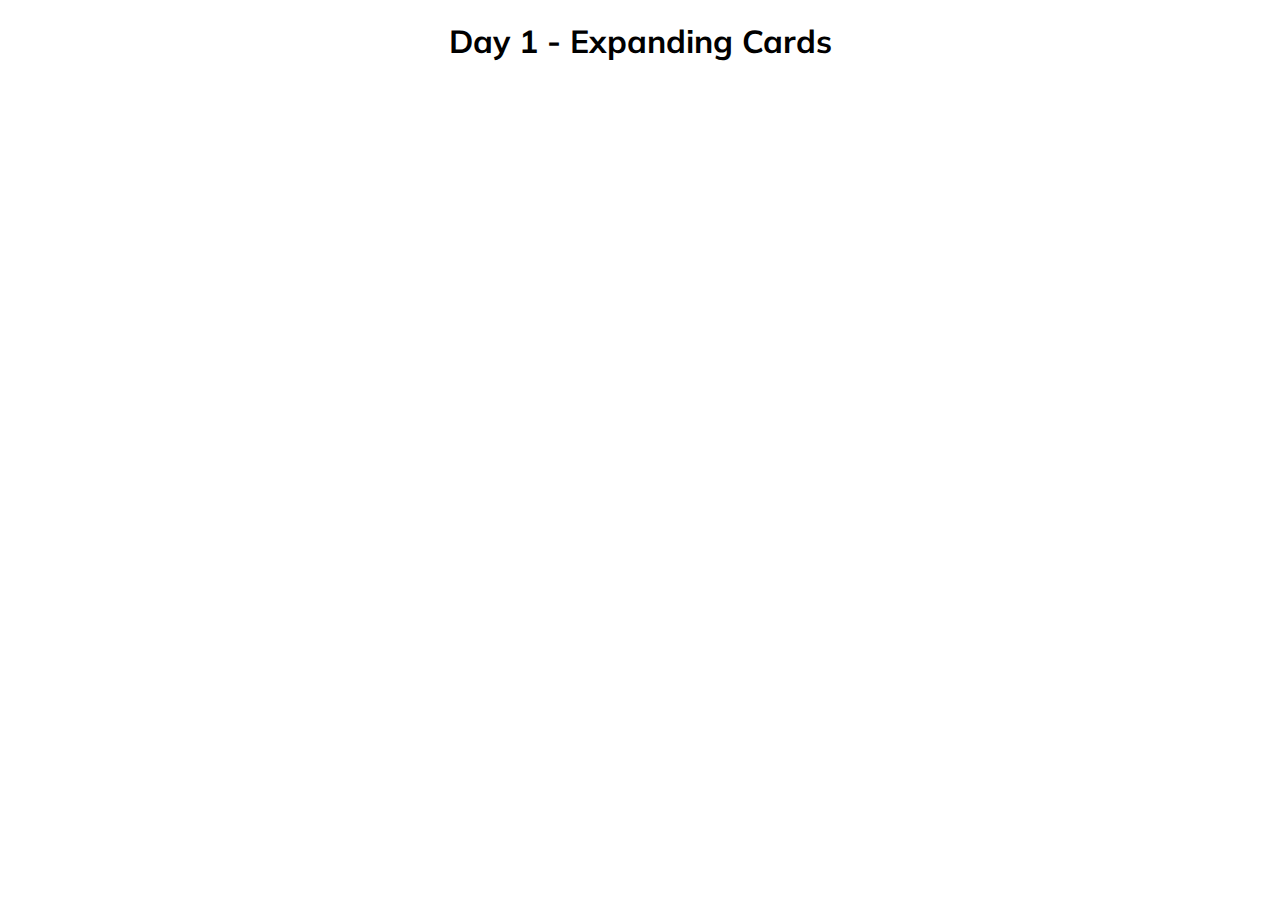
<file: 1-ExpandingCards/index.html>
<!DOCTYPE html>
<html lang="en">

<head>
  <meta charset="UTF-8">
  <meta name="viewport" content="width=device-width, initial-scale=1.0">
  <link rel="stylesheet" href="style.css">
  <title>50-Projects</title>
</head>

<body>
  <h1>Day 1 - Expanding Cards</h1>
  <div class="container">
    <div class="panel active"
      style="background-image: url('https://images.unsplash.com/photo-1558979158-65a1eaa08691?ixlib=rb-1.2.1&ixid=eyJhcHBfaWQiOjEyMDd9&auto=format&fit=crop&w=1350&q=80')">
      <h3>Explore The World</h3>
    </div>
    <div class="panel"
      style="background-image: url('https://images.unsplash.com/photo-1572276596237-5db2c3e16c5d?ixlib=rb-1.2.1&ixid=eyJhcHBfaWQiOjEyMDd9&auto=format&fit=crop&w=1350&q=80')">
      <h3>Wild Forest</h3>
    </div>
    <div class="panel"
      style="background-image: url('https://images.unsplash.com/photo-1507525428034-b723cf961d3e?ixlib=rb-1.2.1&ixid=eyJhcHBfaWQiOjEyMDd9&auto=format&fit=crop&w=1353&q=80')">
      <h3>Sunny Beach</h3>
    </div>
    <div class="panel"
      style="background-image: url('https://images.unsplash.com/photo-1551009175-8a68da93d5f9?ixlib=rb-1.2.1&ixid=eyJhcHBfaWQiOjEyMDd9&auto=format&fit=crop&w=1351&q=80')">
      <h3>City on Winter</h3>
    </div>
    <div class="panel"
      style="background-image: url('https://images.unsplash.com/photo-1549880338-65ddcdfd017b?ixlib=rb-1.2.1&ixid=eyJhcHBfaWQiOjEyMDd9&auto=format&fit=crop&w=1350&q=80')">
      <h3>Mountains - Clouds</h3>
    </div>
    <script src="script.js"></script>
</body>

</html>
</file>
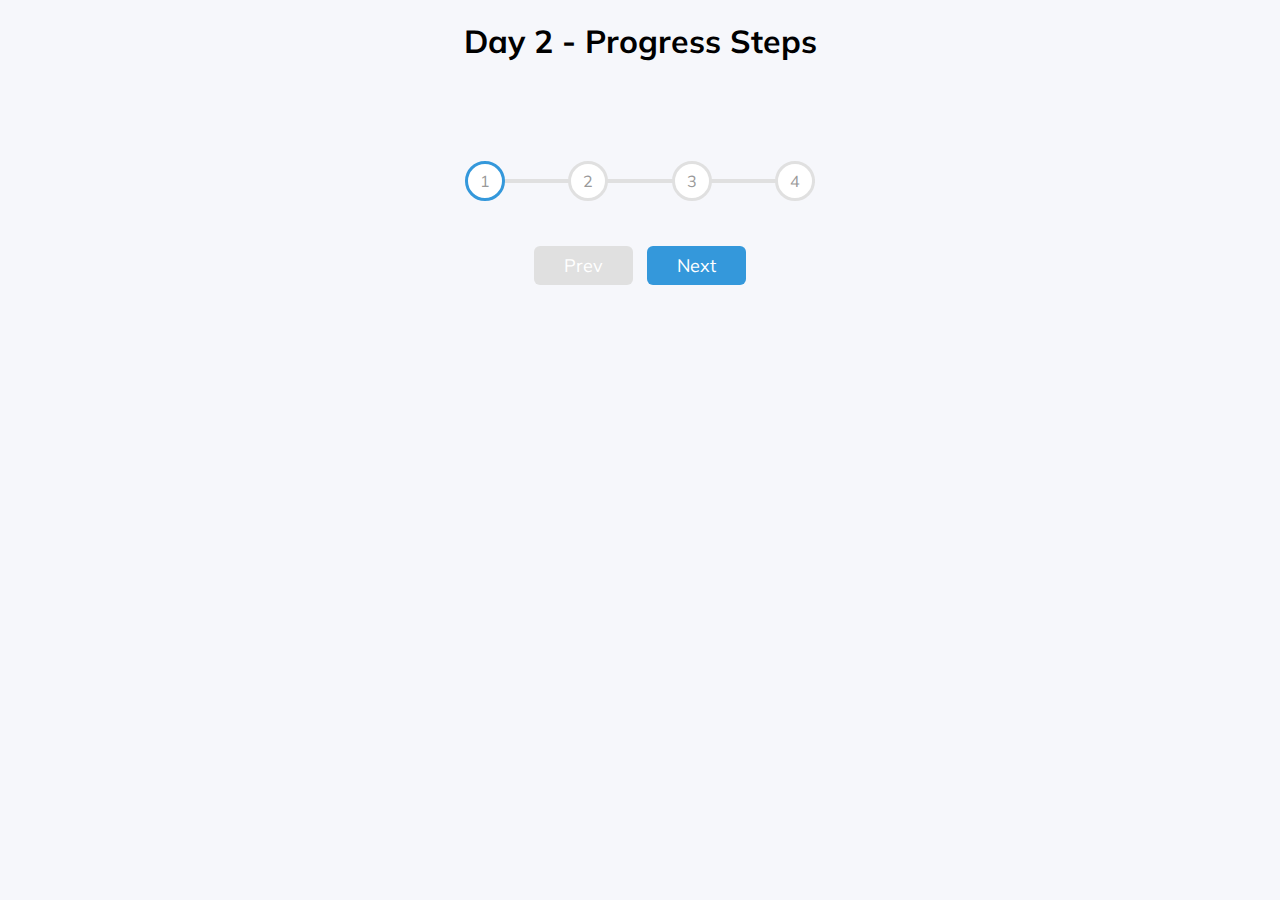
<file: 2-ProgressSteps/index.html>
<!DOCTYPE html>
<html lang="en">

<head>
  <meta charset="UTF-8">
  <meta name="viewport" content="width=device-width, initial-scale=1.0">
  <link rel="stylesheet" href="style.css">
  <title>50-Projects</title>
</head>

<body>
  <h1>Day 2 - Progress Steps</h1>
  <div class="container">
    <div class="progress-container">
      <div class="progress" id="progress"></div>
      <div class="circle active">1</div>
      <div class="circle">2</div>
      <div class="circle">3</div>
      <div class="circle">4</div>
    </div>
    <button class="btn" id="prev" disabled>Prev</button>
    <button class="btn" id="next">Next</button>
  </div>
  <script src="script.js"></script>
</body>

</html>
</file>
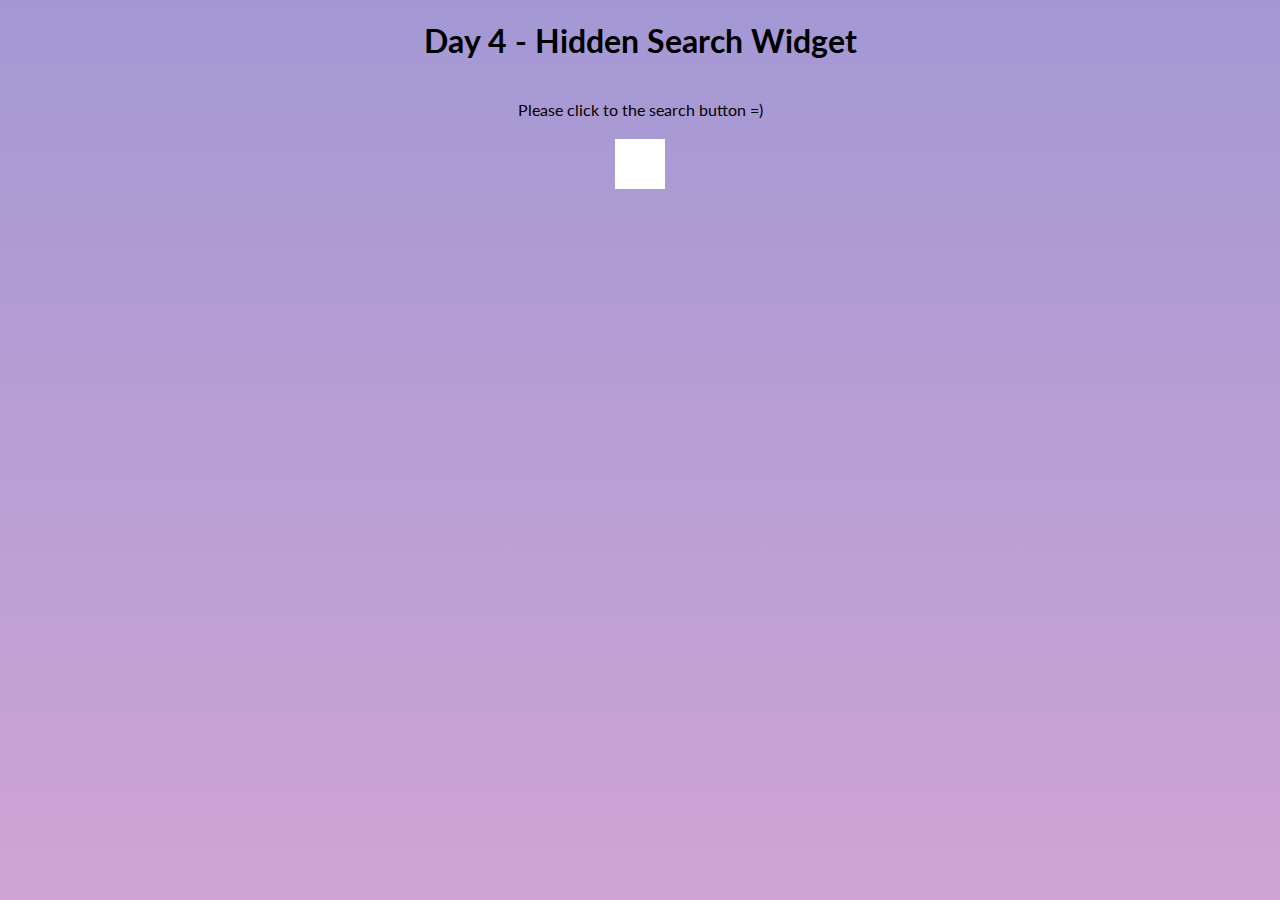
<file: 4-HiddenSearchWidget/index.html>
<!DOCTYPE html>
<html lang="en">

<head>
  <meta charset="UTF-8">
  <meta name="viewport" content="width=device-width, initial-scale=1.0">
  <link rel="stylesheet" href="https://cdnjs.cloudflare.com/ajax/libs/font-awesome/5.14.0/css/all.min.css" integrity="sha512-1PKOgIY59xJ8Co8+NE6FZ+LOAZKjy+KY8iq0G4B3CyeY6wYHN3yt9PW0XpSriVlkMXe40PTKnXrLnZ9+fkDaog==" crossorigin="anonymous" />
  <link rel="stylesheet" href="style.css">
  <title>50-Projects</title>
</head>

<body>
      <h1>Day 4 - Hidden Search Widget</h1>
      <p>Please click to the search button =)</p>
      <div class="search">
        <input type="text" class="input" placeholder="Search...">
        <button class="btn">
          <i class="fas fa-search"></i>
        </button>
      </div>
      
  <script src="script.js"></script>
</body>

</html>
</file>
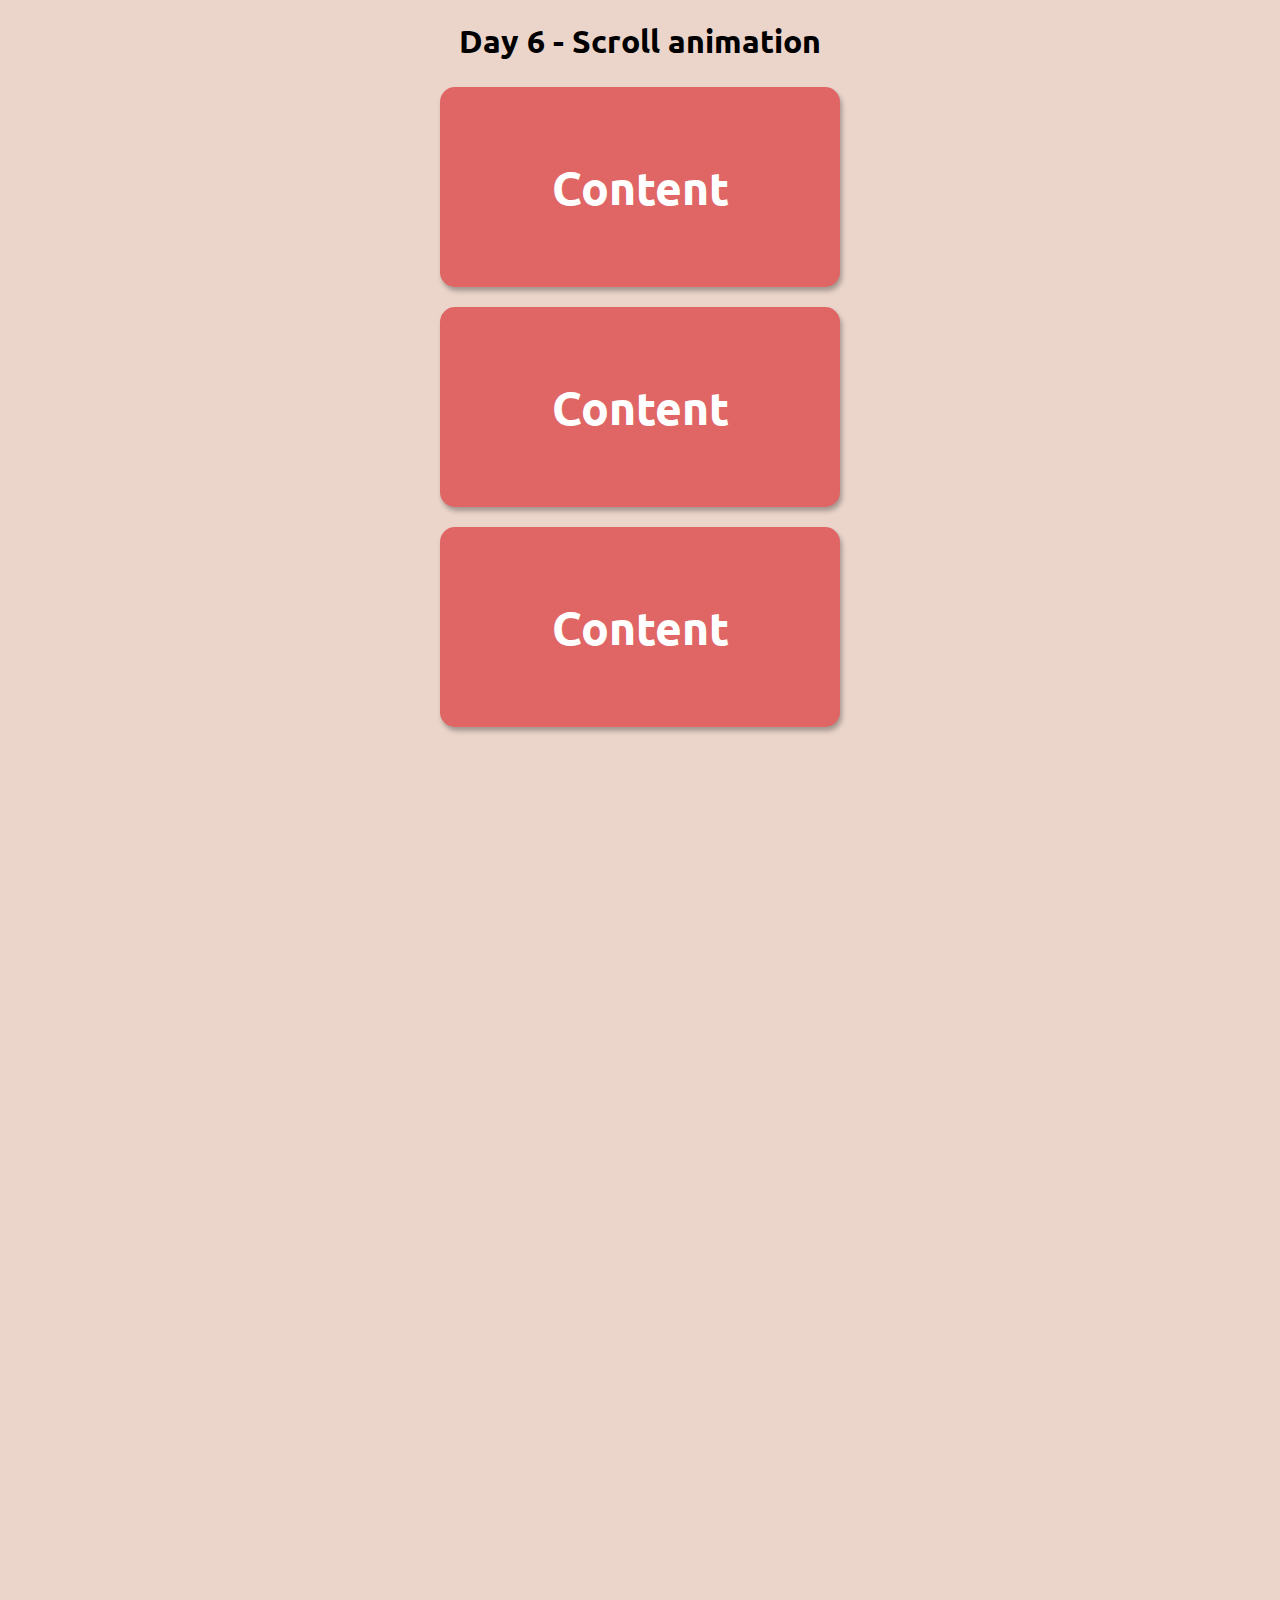
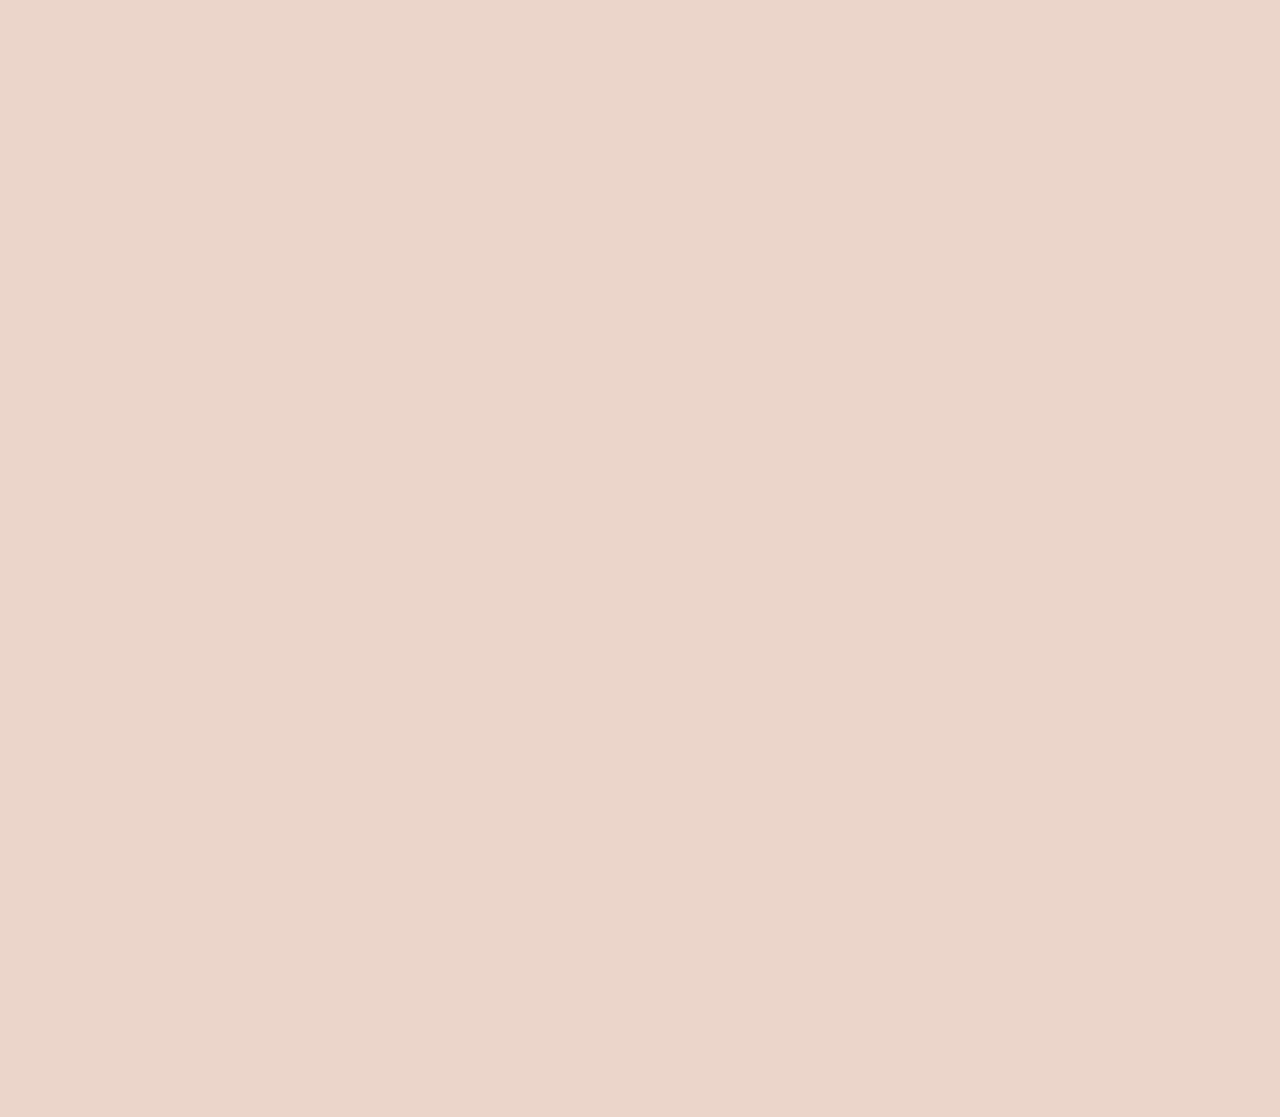
<file: 6-ScrollAnimation/index.html>
<!DOCTYPE html>
<html lang="en">

<head>
  <meta charset="UTF-8">
  <meta name="viewport" content="width=device-width, initial-scale=1.0">
  <link rel="stylesheet" href="https://cdnjs.cloudflare.com/ajax/libs/font-awesome/5.14.0/css/all.min.css"
    integrity="sha512-1PKOgIY59xJ8Co8+NE6FZ+LOAZKjy+KY8iq0G4B3CyeY6wYHN3yt9PW0XpSriVlkMXe40PTKnXrLnZ9+fkDaog=="
    crossorigin="anonymous" />
  <link rel="stylesheet" href="style.css">
  <title>50-Projects</title>
</head>

<body>
  <h1>Day 6 - Scroll animation</h1>
  <div class="box">
    <h2>Content</h2>
  </div>
  <div class="box">
    <h2>Content</h2>
  </div>
  <div class="box">
    <h2>Content</h2>
  </div>
  <div class="box">
    <h2>Content</h2>
  </div>
  <div class="box">
    <h2>Content</h2>
  </div>
  <div class="box">
    <h2>Content</h2>
  </div>
  <div class="box">
    <h2>Content</h2>
  </div>
  <div class="box">
    <h2>Content</h2>
  </div>
  <div class="box">
    <h2>Content</h2>
  </div>
  <div class="box">
    <h2>Content</h2>
  </div>
  <div class="box">
    <h2>Content no</h2>
  </div>
  <div class="box">
    <h2>Content end</h2>
  </div>

  <script src="script.js"></script>
</body>

</html>
</file>
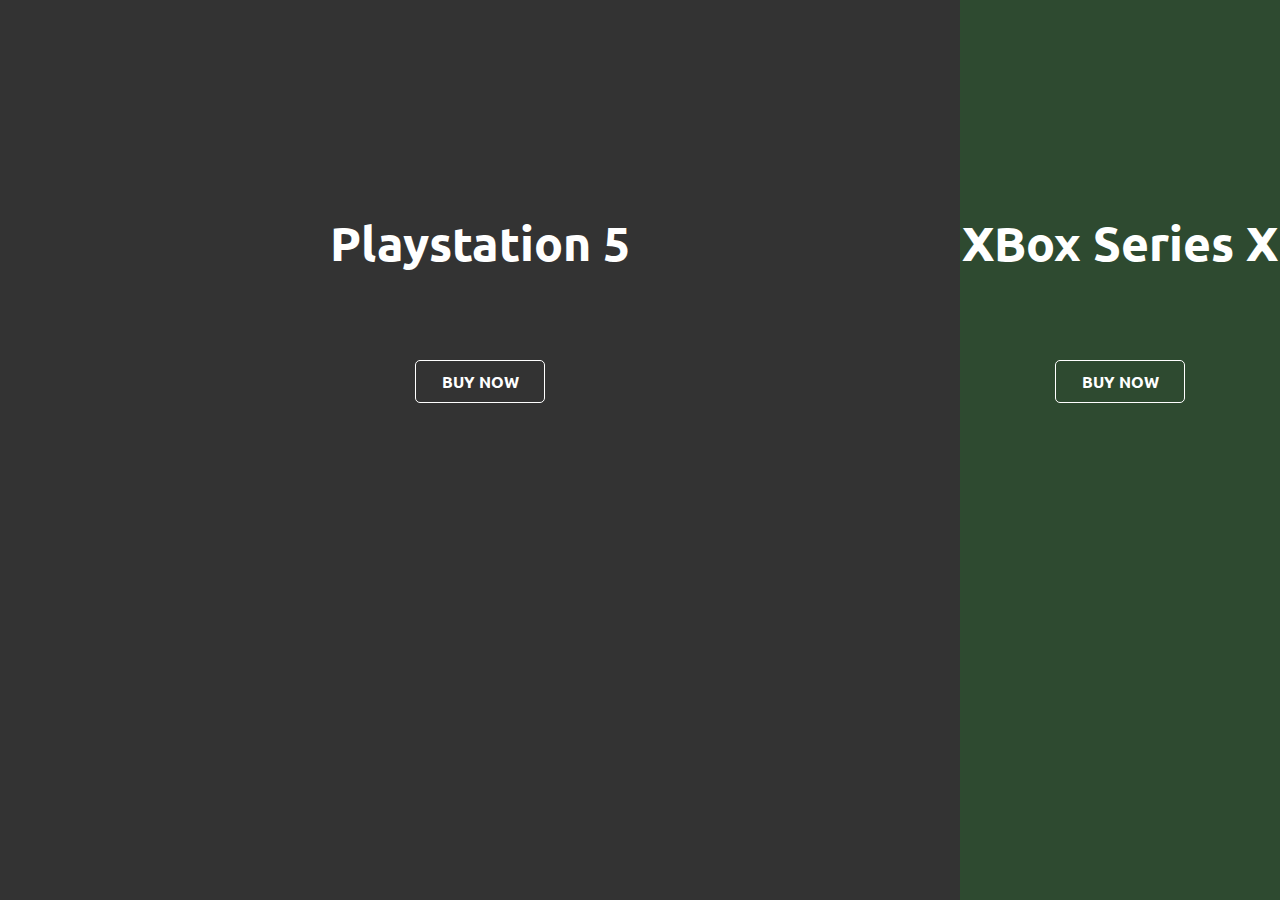
<file: 7-SplitLandingPage/index.html>
<!DOCTYPE html>
<html lang="en">

<head>
  <meta charset="UTF-8">
  <meta name="viewport" content="width=device-width, initial-scale=1.0">
  <link rel="stylesheet" href="https://cdnjs.cloudflare.com/ajax/libs/font-awesome/5.14.0/css/all.min.css"
    integrity="sha512-1PKOgIY59xJ8Co8+NE6FZ+LOAZKjy+KY8iq0G4B3CyeY6wYHN3yt9PW0XpSriVlkMXe40PTKnXrLnZ9+fkDaog=="
    crossorigin="anonymous" />
  <link rel="stylesheet" href="style.css">
  <title>50-Projects</title>
</head>

<body>
  <div class="container">
    <div class="split left">
      <h1>Playstation 5</h1>
      <a href="#" class="btn">Buy now</a>
    </div>

    <div class="split right">
      <h1>XBox Series X</h1>
      <a href="#" class="btn">Buy now</a>
    </div>
  </div>
 
  <script src="script.js"></script>
</body>

</html>
</file>
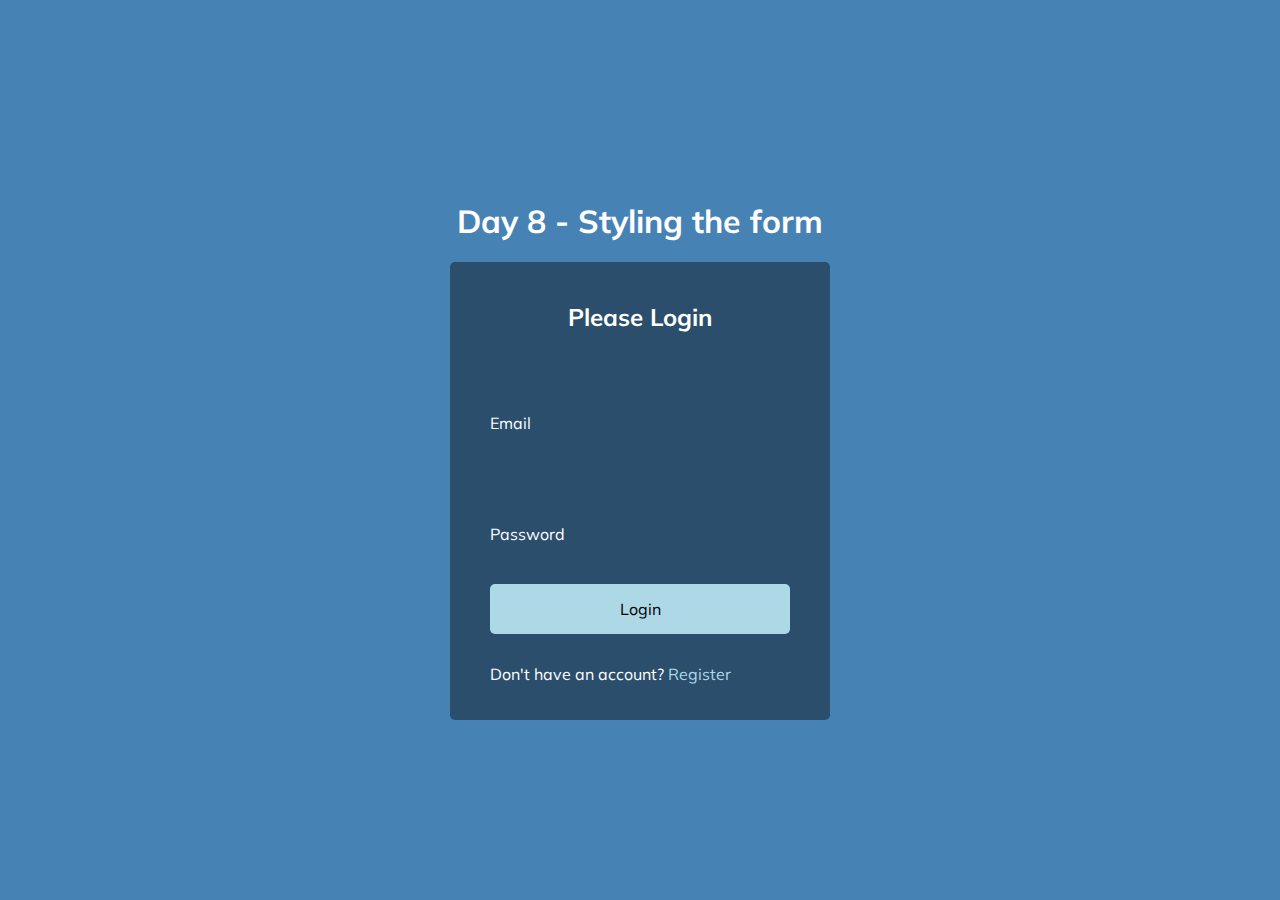
<file: 8-StylingTheForm/index.html>
<!DOCTYPE html>
<html lang="en">

<head>
  <meta charset="UTF-8">
  <meta name="viewport" content="width=device-width, initial-scale=1.0">
  <link rel="stylesheet" href="https://cdnjs.cloudflare.com/ajax/libs/font-awesome/5.14.0/css/all.min.css"
    integrity="sha512-1PKOgIY59xJ8Co8+NE6FZ+LOAZKjy+KY8iq0G4B3CyeY6wYHN3yt9PW0XpSriVlkMXe40PTKnXrLnZ9+fkDaog=="
    crossorigin="anonymous" />
  <link rel="stylesheet" href="style.css">
  <title>50-Projects</title>
</head>

<body>
  <h1>Day 8 - Styling the form</h1>
  <div class="container">
    <form>
      <div class="form-control">
        <h2>Please Login</h2>
        <input type="text" required>
        <label>Email</label>
        <!-- <label>
          <span style="transition-delay: 0ms">E</span>
          <span style="transition-delay: 50ms">m</span>
          <span style="transition-delay: 100ms">a</span>
          <span style="transition-delay: 150ms">i</span>
          <span style="transition-delay: 200ms">l</span>
        </label> -->
      </div>

      <div class="form-control">
        <input type="password" required>
        <label>Password</label>
      </div>

      <button class="btn">Login</button>

      <p class="text">Don't have an account? <a href="#">Register</a></p>
    </form>
  </div>


  <script src="script.js"></script>
</body>

</html>
</file>
<file: 1-ExpandingCards/style.css>
@import url('https://fonts.googleapis.com/css2?family=Muli&display=swap');

* {
  box-sizing: border-box;
}

body {
  align-items: center;
  display: flex;
  flex-direction: column;
  font-family: 'Muli', sans-serif;
  justify-content: center;
  margin: 0;
}

.container {
  display: flex;
  width: 90vw;

}

.panel {
  background-position: center;
  background-repeat: no-repeat;
  background-size: cover;
  border-radius: 50px;
  color: #ffffff;
  flex: 0.5;
  height: 70vh;
  margin: 10px;
  position: relative;
  transition: flex 0.7s ease-in;
}

.panel h3 {
  bottom: 20px;
  font-size: 24px;
  left: 20px;
  margin: 0;
  opacity: 0;
  position: absolute;
}

.panel.active {
  flex: 5;
}

.panel.active h3 {
  opacity: 1;
  transition: opacity 0.3s ease-in 0.5s;
}

@media (max-width: 480px) {
  .container {
    width: 100vw;
  }

  .panel:nth-of-type(4),.panel:nth-of-type(5) {
    display: none;
  }
}
</file>
<file: 2-ProgressSteps/style.css>
@import url('https://fonts.googleapis.com/css2?family=Muli&display=swap');

:root {
--line-border-fill: #3498db;
--line-border-empty: #e0e0e0;
--white: #ffffff;
--dark-grey: #999999;
--light-grey: #f6f7fb;
}

* {
  box-sizing: border-box;
}

body {
  align-items: center;
  background-color: var(--light-grey);
  display: flex;
  flex-direction: column;
  font-family: 'Muli', sans-serif;
  height: 100dvh;
  margin: 0;
  overflow: hidden;
}

h1 {
  margin-bottom: 100px;
}

.container {
  text-align: center;
}

.progress-container {
  display: flex;
  justify-content: space-between;
  margin-bottom: 30px;
  margin-bottom: 40px;
  max-width: 100%;
  position: relative;
  width: 350px;
}

.progress-container::before {
  background-color: var(--line-border-empty);
  content: '';
  height: 4px;
  left: 0;
  position: absolute;
  top: 50%;
  transform: translateY(-50%);
  width: 100%;
  z-index: -1;
}

.progress {
  background-color: var(--line-border-fill);
  height: 4px;
  left: 0;
  position: absolute;
  top: 50%;
  transform: translateY(-50%);
  transition: .4s ease;
  width: 0%;
  z-index: -1;
}

.circle {
  align-items: center;
  background-color: var(--white);
  border-radius: 50%;
  border: 3px solid var(--line-border-empty);
  color: var(--dark-grey);
  display: flex;
  height: 40px;
  justify-content: center;
  transition: .4s ease;
  width: 40px;
}

.circle.active {
  border-color: var(--line-border-fill);
}

.btn {
  background-color: var(--line-border-fill);
  border-radius: 6px;
  border: 0;
  color: var(--white);
  cursor: pointer;
  font-family: inherit;
  font-size: 18px;
  margin: 5px;
  padding: 8px 30px;
}

.btn:active {
  transform: scale(0.98);
}

.btn:disabled {
  background-color: var(--line-border-empty);
  cursor: not-allowed;
}
</file>
<file: 4-HiddenSearchWidget/style.css>
@import url('https://fonts.googleapis.com/css2?family=Lato&display=swap');

* {
  box-sizing: border-box;
}

body {
  align-items: center;
  background-image: linear-gradient(0deg, #cfa4d3, #a398d4);
  display: flex;
  flex-direction: column;
  font-family: 'Lato', sans-serif;
  height: 100vh;
  margin: 0;
  overflow-x: hidden;
}

h1 {
  margin-bottom: 40px;
}

p {
  margin-top: 0;
  margin-bottom: 20px;
}

.search {
  position: relative;
  height: 50px;
}

.search .input {
  background-color: #ffffff;
  border: 0;
  font-size: 18px;
  padding: 15px;
  height: 50px;
  width: 50px;
  transition: width 0.3s ease;
}

.btn {
  background-color: #ffffff;
  border: 0;
  cursor: pointer;
  font-size: 24px;
  height: 50px;
  left: 0;
  position: absolute;
  top: 0;
  transition: transform 0.3s ease;
  width: 50px;
}

.btn:focus, .input:focus {
  outline: none;
}

.search.active .input {
  width: 200px;
}

.search.active .btn{
  transform: translateX(198px);
}
</file>
<file: 6-ScrollAnimation/style.css>
@import url('https://fonts.googleapis.com/css2?family=Ubuntu&display=swap');

* {
  box-sizing: border-box;
}

body {
  align-items: center;
  background-color: #ebd5cb;
  display: flex;
  flex-direction: column;
  font-family: 'Ubuntu', sans-serif;
  justify-content: center;
  margin: 0;
  overflow-x: hidden;
}

h1 {
  margin-bottom: 15px;
}

.box {
  align-items: center;
  background-color: #e06565;
  border-radius: 15px;
  box-shadow: 2px 4px 5px rgba(0, 0, 0, 0.3);
  color: #ffffff;
  display: flex;
  height: 200px;
  justify-content: center;
  margin: 10px;
  width: 400px;
  transform: translateX(400%);
  transition: transform 0.4s ease;
}

.box:nth-of-type(even) {
  transform: translateX(-400%);
}

.box.show {
  transform: translateX(0);
}

.box h2 {
  font-size: 46px;
}
</file>
<file: 7-SplitLandingPage/style.css>
@import url('https://fonts.googleapis.com/css2?family=Ubuntu&display=swap');

* {
  box-sizing: border-box;
}

body {
  font-family: 'Ubuntu', sans-serif;
  height: 100vh;
  margin: 0;
  overflow: hidden;
}

h1 {
  color: #ffffff;
  left: 50%;
  position: absolute;
  top: 20%;
  font-size: 48px;
  transform: translateX(-50%);
  white-space: nowrap;
}

.btn {
  align-items: center;
  border-radius: 5px;
  border: #ffffff solid 1px;
  color: #ffffff;
  display: flex;
  font-size: 16px;
  font-weight: bold;
  justify-content: center;
  left: 50%;
  padding: 10px;
  position: absolute;
  text-decoration: none;
  text-transform: uppercase;
  top: 40%;
  transform: translateX(-50%);
  width: 130px;
  transition: background-color 0.8s ease, border-color 0.8s ease;
}

.split.left .btn:hover {
  background-color: rgba(28, 122, 236, 1);
  border-color: rgba(28, 122, 236, 1);
}

.split.right .btn:hover {
  background-color: rgba(28, 122, 28, 1);
  border-color: rgba(28, 122, 28, 1);
}

.container {
  background: #333333;
  height: 100%;
  position: relative;
  width: 100%;
}

.split {
  height: 100%;
  overflow: hidden;
  position: absolute;
  width: 50%;
}

.split.left {
  background: url('https://gamesua.com.ua/upload/medialibrary/4c5/tnl066u6ith7kvgt6h11jblok2slg82x.jpg');
  background-repeat: no-repeat;
  background-size: cover;
  left: 0;
}

.split.left::before {
  background-color: rgba(90, 89, 163, 0.8);
  content: '';
  height: 100%;
  position: absolute;
  width: 100%;
}

.split.right {
  background: url('https://assetsio.gnwcdn.com/digitalfoundry-2020-just-how-big-is-xbox-series-x-really-1584111571973.jpg?width=1200&height=1200&fit=bounds&quality=70&format=jpg&auto=webp');
  background-repeat: no-repeat;
  background-size: cover;
  right: 0;
}

.split.right::before {
  background-color: rgba(45, 80, 47, 0.8);
  content: '';
  height: 100%;
  position: absolute;
  width: 100%;
}

.split.right, .split.left, .split.right::before, .split.left::before {
  transition: all 1s ease-in-out;
}

.hover-left .left::before, .hover-right .right::before{
  background-color: transparent;
}

.hover-left .left{
  width: 75%;
}

.hover-left .right {
  width: 25%;
}

.hover-right .right{
  width: 75%;
}

.hover-right .left {
  width: 25%;
}

@media(max-width: 800px) {
  h1 {
    font-size: 18px;
    top: 20%;
  }

  .btn {
    font-size: 12px;
    padding: 6px;
    top: 30%;
    width: 100px;
  }
}
</file>
<file: 8-StylingTheForm/style.css>
@import url('https://fonts.googleapis.com/css2?family=Muli&display=swap');

* {
  box-sizing: border-box;
}

body {
  align-items: center;
  background-color: steelblue;
  color: #ffffff;
  display: flex;
  flex-direction: column;
  font-family: 'Muli', sans-serif;
  height: 100vh;
  justify-content: center;
  margin: 0;
  overflow: hidden;
}

h1 {

}

.container {
  background-color: rgba(0,0,0, 0.4);
  border-radius: 5px;
  padding: 20px 40px;
}

.container h2 {
  margin-bottom: 30px;
  text-align: center;
}

.container a {
  color: lightblue;
  text-decoration: none;
}

.form-control {
  margin: 20px 0 40px;
  position: relative;
  width: 300px;
}

.form-control input {
  background-color: transparent;
  border-bottom: 2px #ffffff solid;
  border: 0;
  color: #ffffff;
  display: block;
  font-size: 18px;
  padding: 15px 0;
  width: 100%;
}

.form-control input:focus,
.form-control input:valid {
  outline: 0;
  border-bottom-color: lightblue;
}

.btn {
  background: lightblue;
  border-radius: 5px;
  border: 0;
  cursor: pointer;
  display: inline-block;
  font-family: inherit;
  font-size: 16px;
  padding: 15px;
  width: 100%;

  &:active {
    transform: scale(0.98);
  }
}

.text {
  margin-top: 30px;
}
</file>
